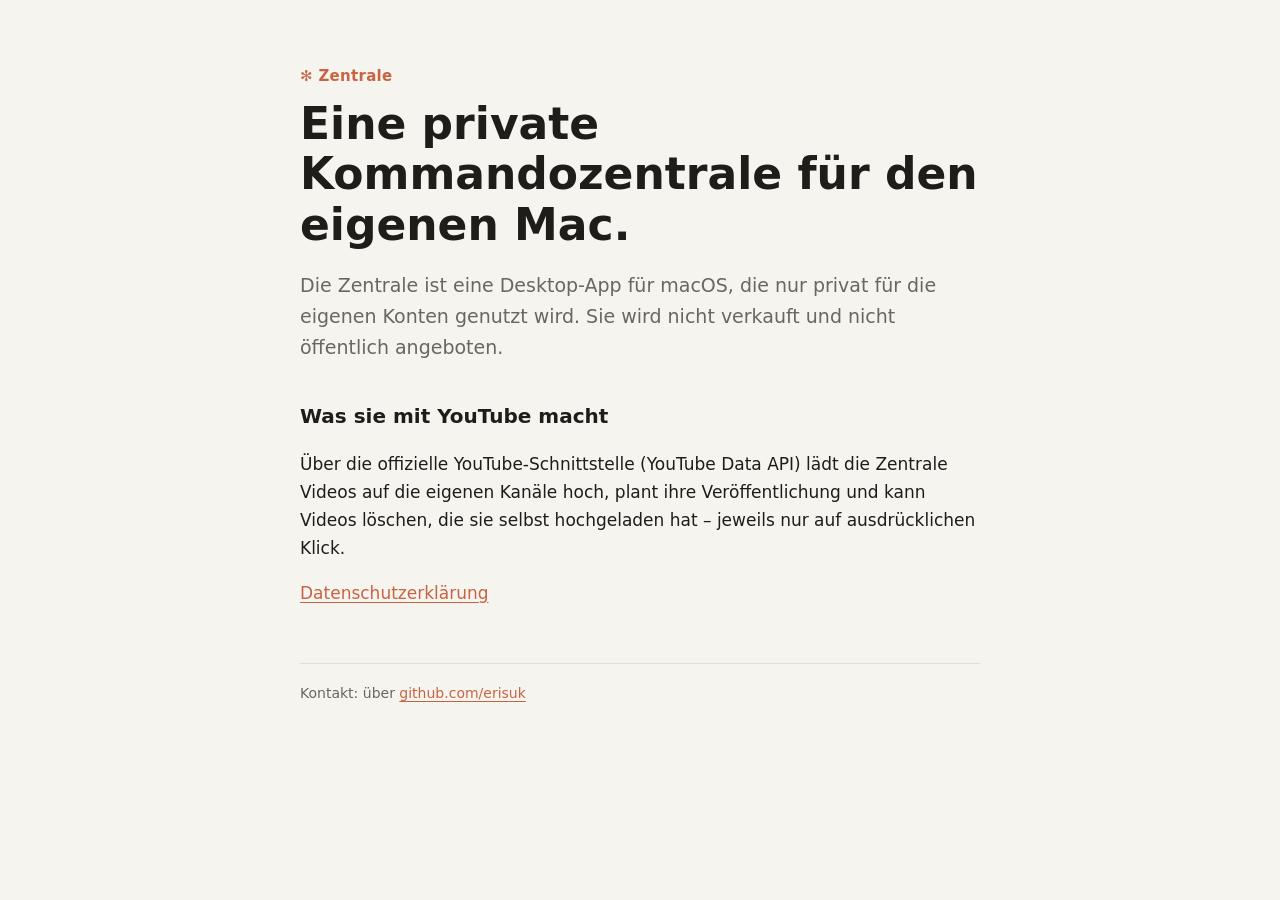
<file: index.html>
<!doctype html>
<html lang="de">
<head>
<meta charset="utf-8">
<meta name="viewport" content="width=device-width, initial-scale=1">
<title>Zentrale</title>
<meta name="description" content="Zentrale – eine private Desktop-App für macOS.">
<link rel="stylesheet" href="style.css">
</head>
<body>
<main>
  <div class="mark">✻ Zentrale</div>
  <h1>Eine private Kommandozentrale für den eigenen Mac.</h1>
  <p class="lead">Die Zentrale ist eine Desktop-App für macOS, die nur privat für die eigenen Konten genutzt wird. Sie wird nicht verkauft und nicht öffentlich angeboten.</p>
  <h2>Was sie mit YouTube macht</h2>
  <p>Über die offizielle YouTube-Schnittstelle (YouTube Data API) lädt die Zentrale Videos auf die eigenen Kanäle hoch, plant ihre Veröffentlichung und kann Videos löschen, die sie selbst hochgeladen hat – jeweils nur auf ausdrücklichen Klick.</p>
  <p><a href="datenschutz.html">Datenschutzerklärung</a></p>
  <footer>Kontakt: über <a href="https://github.com/erisuk">github.com/erisuk</a></footer>
</main>
</body>
</html>
</file>
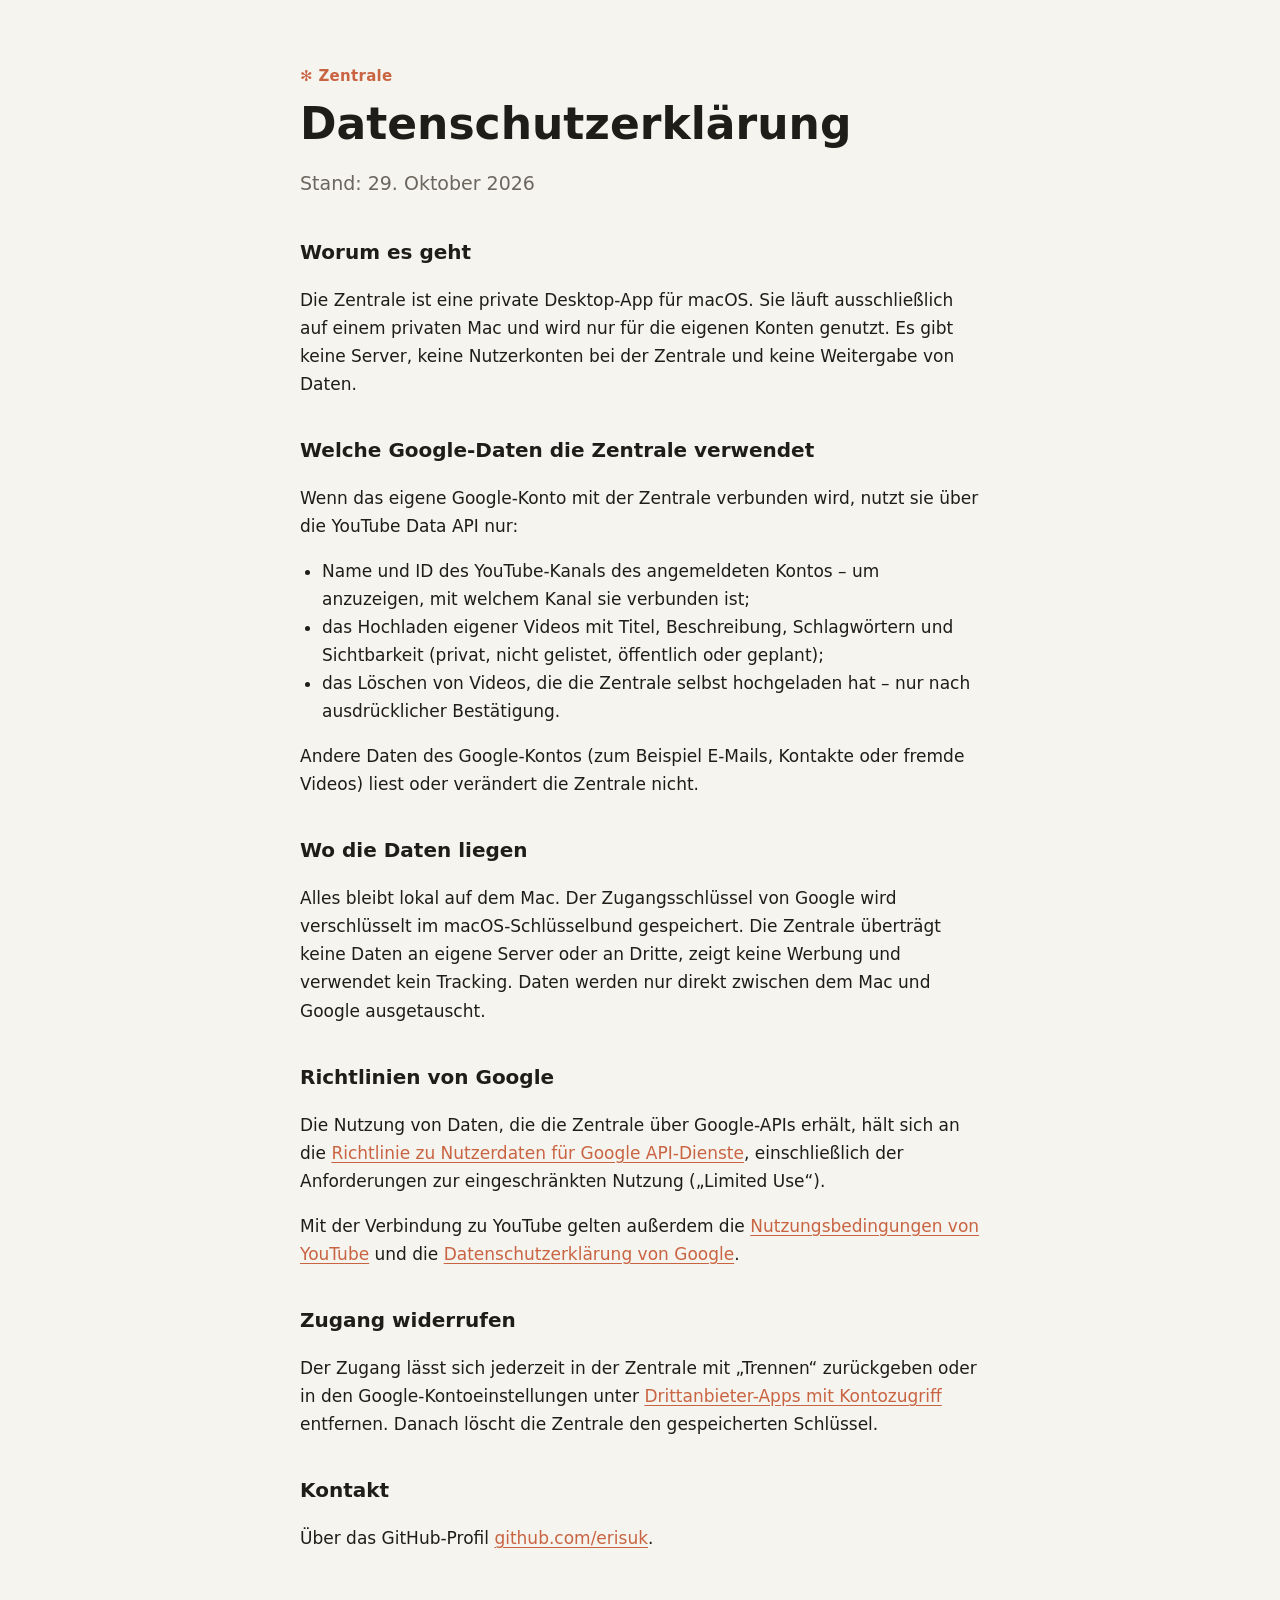
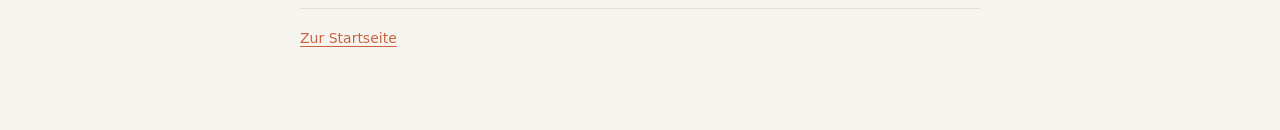
<file: datenschutz.html>
<!doctype html>
<html lang="de">
<head>
<meta charset="utf-8">
<meta name="viewport" content="width=device-width, initial-scale=1">
<title>Datenschutz – Zentrale</title>
<meta name="description" content="Datenschutzerklärung der Desktop-App Zentrale.">
<link rel="stylesheet" href="style.css">
</head>
<body>
<main>
  <div class="mark"><a href="./" style="text-decoration:none">✻ Zentrale</a></div>
  <h1>Datenschutzerklärung</h1>
  <p class="lead">Stand: 29. Oktober 2026</p>

  <h2>Worum es geht</h2>
  <p>Die Zentrale ist eine private Desktop-App für macOS. Sie läuft ausschließlich auf einem privaten Mac und wird nur für die eigenen Konten genutzt. Es gibt keine Server, keine Nutzerkonten bei der Zentrale und keine Weitergabe von Daten.</p>

  <h2>Welche Google-Daten die Zentrale verwendet</h2>
  <p>Wenn das eigene Google-Konto mit der Zentrale verbunden wird, nutzt sie über die YouTube Data API nur:</p>
  <ul>
    <li>Name und ID des YouTube-Kanals des angemeldeten Kontos – um anzuzeigen, mit welchem Kanal sie verbunden ist;</li>
    <li>das Hochladen eigener Videos mit Titel, Beschreibung, Schlagwörtern und Sichtbarkeit (privat, nicht gelistet, öffentlich oder geplant);</li>
    <li>das Löschen von Videos, die die Zentrale selbst hochgeladen hat – nur nach ausdrücklicher Bestätigung.</li>
  </ul>
  <p>Andere Daten des Google-Kontos (zum Beispiel E-Mails, Kontakte oder fremde Videos) liest oder verändert die Zentrale nicht.</p>

  <h2>Wo die Daten liegen</h2>
  <p>Alles bleibt lokal auf dem Mac. Der Zugangsschlüssel von Google wird verschlüsselt im macOS-Schlüsselbund gespeichert. Die Zentrale überträgt keine Daten an eigene Server oder an Dritte, zeigt keine Werbung und verwendet kein Tracking. Daten werden nur direkt zwischen dem Mac und Google ausgetauscht.</p>

  <h2>Richtlinien von Google</h2>
  <p>Die Nutzung von Daten, die die Zentrale über Google-APIs erhält, hält sich an die <a href="https://developers.google.com/terms/api-services-user-data-policy">Richtlinie zu Nutzerdaten für Google API-Dienste</a>, einschließlich der Anforderungen zur eingeschränkten Nutzung („Limited Use“).</p>
  <p>Mit der Verbindung zu YouTube gelten außerdem die <a href="https://www.youtube.com/t/terms">Nutzungsbedingungen von YouTube</a> und die <a href="https://policies.google.com/privacy">Datenschutzerklärung von Google</a>.</p>

  <h2>Zugang widerrufen</h2>
  <p>Der Zugang lässt sich jederzeit in der Zentrale mit „Trennen“ zurückgeben oder in den Google-Kontoeinstellungen unter <a href="https://myaccount.google.com/permissions">Drittanbieter-Apps mit Kontozugriff</a> entfernen. Danach löscht die Zentrale den gespeicherten Schlüssel.</p>

  <h2>Kontakt</h2>
  <p>Über das GitHub-Profil <a href="https://github.com/erisuk">github.com/erisuk</a>.</p>

  <footer><a href="./">Zur Startseite</a></footer>
</main>
</body>
</html>
</file>
<file: style.css>
:root { --bg: #f6f4ef; --text: #1f1d1a; --muted: #6b665e; --accent: #c96442; --line: #e3ded4; color-scheme: light dark; }
@media (prefers-color-scheme: dark) { :root { --bg: #1b1a18; --text: #f2efe9; --muted: #a39d93; --accent: #e08a6a; --line: #34312c; } }
* { box-sizing: border-box; }
body { margin: 0; background: var(--bg); color: var(--text); font: 17px/1.65 -apple-system, BlinkMacSystemFont, "Segoe UI", system-ui, sans-serif; }
main { max-width: 720px; margin: 0 auto; padding: 64px 20px 80px; }
.mark { font-size: 15px; font-weight: 600; letter-spacing: .02em; color: var(--accent); }
h1 { font-size: clamp(30px, 6vw, 44px); line-height: 1.15; margin: 10px 0 18px; }
h2 { font-size: 20px; margin: 36px 0 8px; }
p, li { color: var(--text); }
.lead { font-size: 19px; color: var(--muted); }
a { color: var(--accent); text-underline-offset: 3px; }
ul { padding-left: 22px; }
footer { margin-top: 56px; padding-top: 18px; border-top: 1px solid var(--line); font-size: 14px; color: var(--muted); }
</file>
